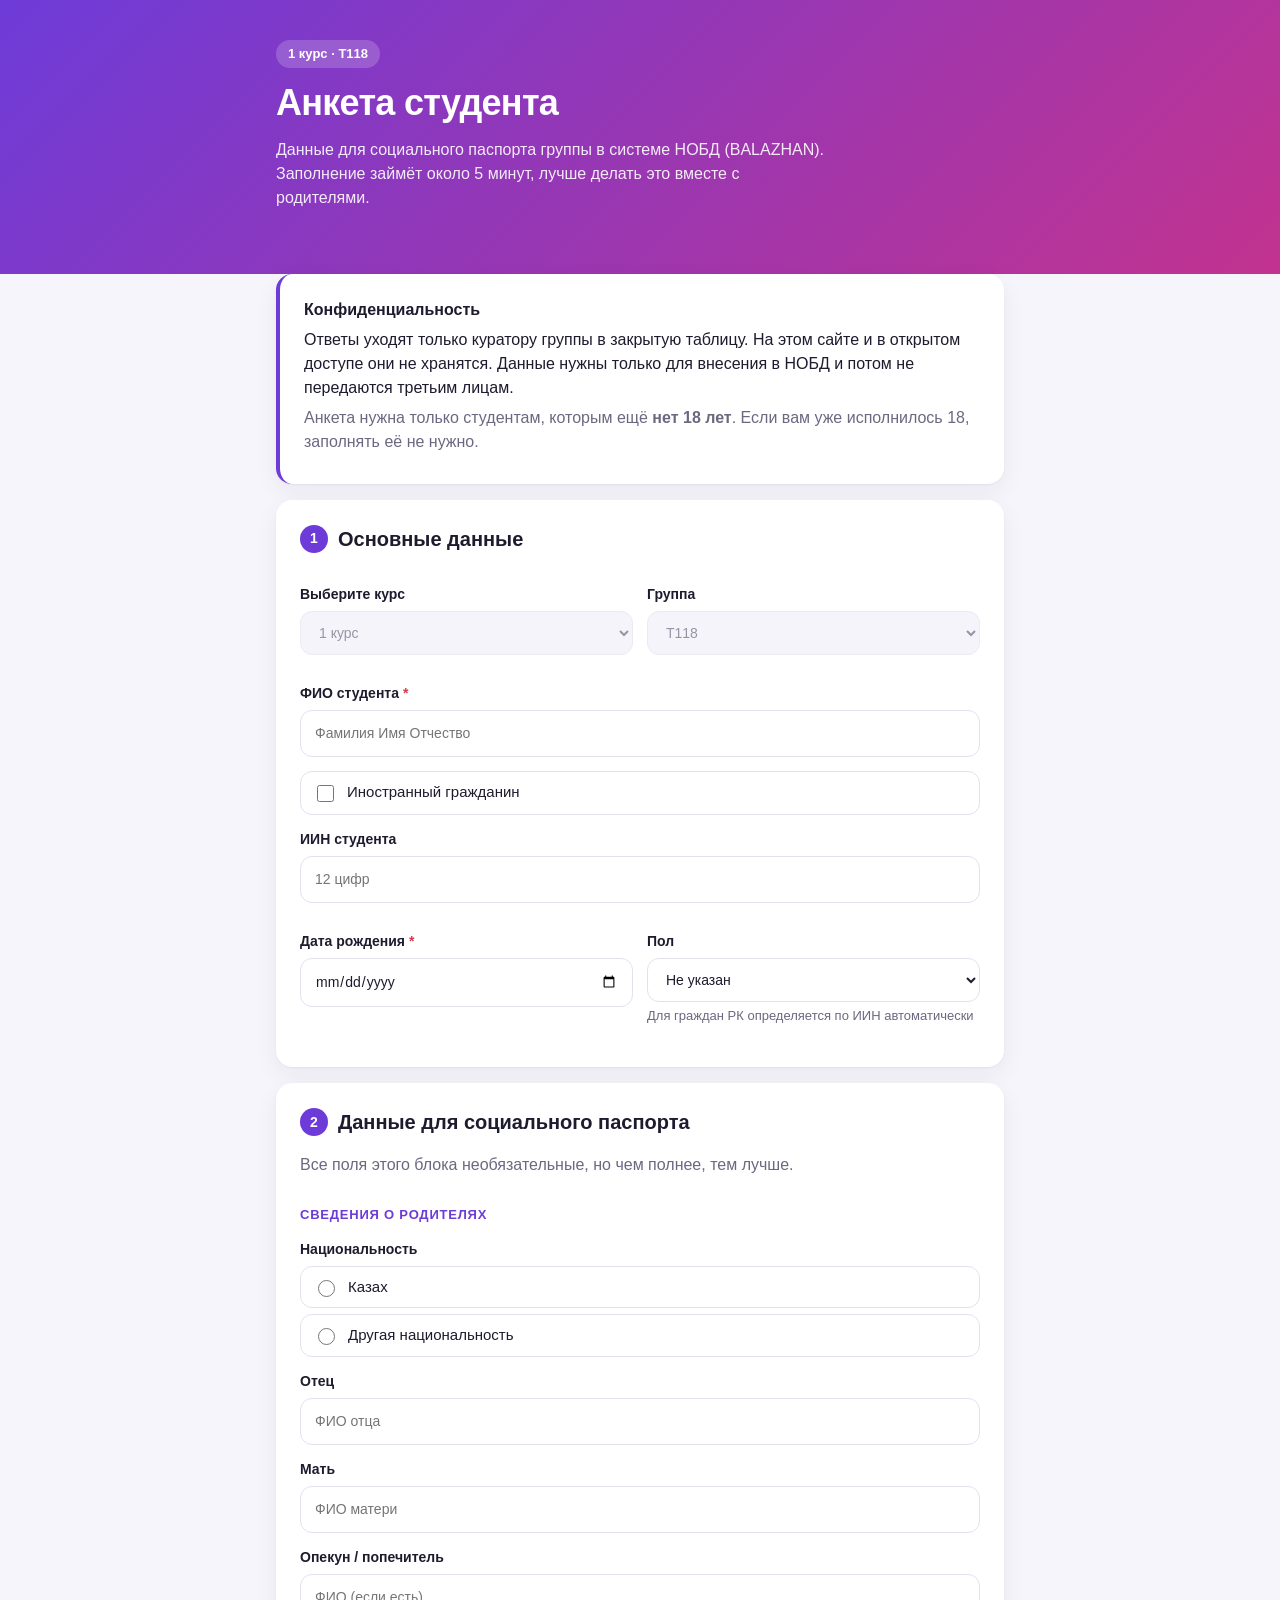
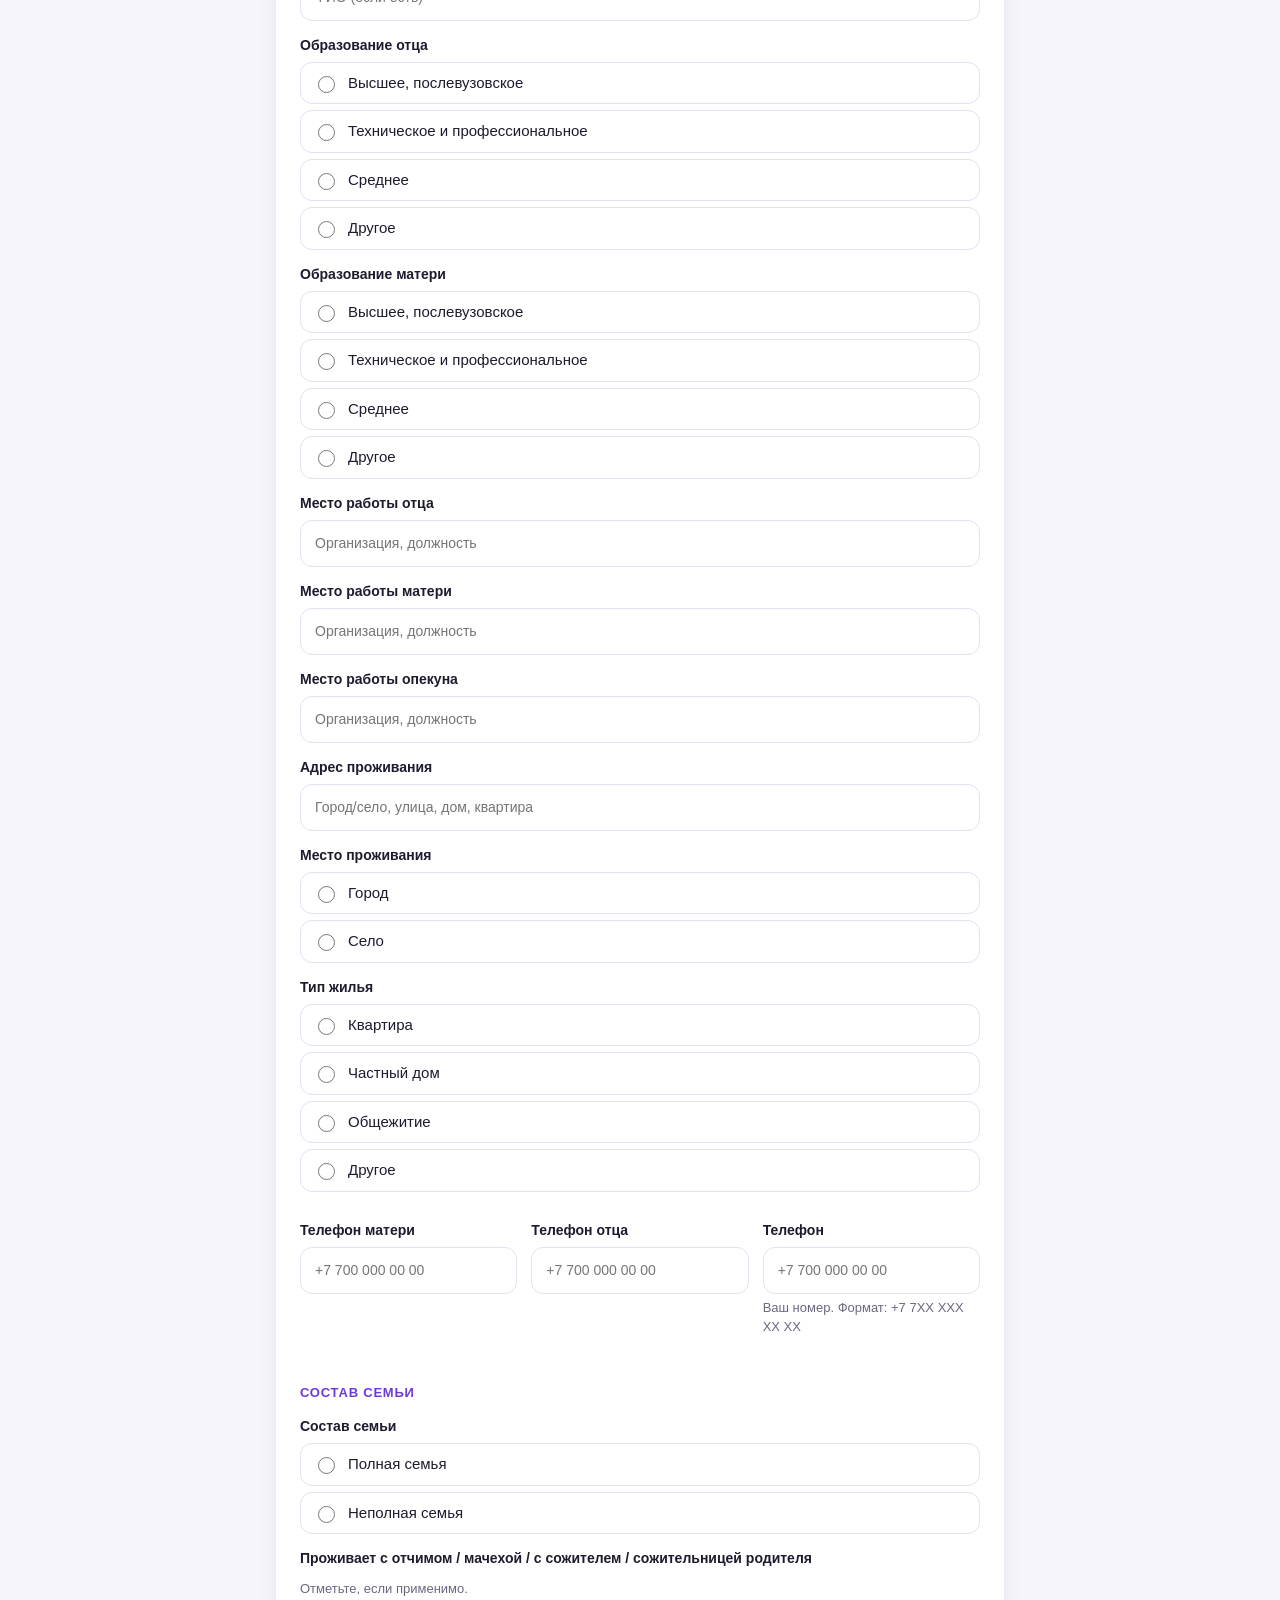
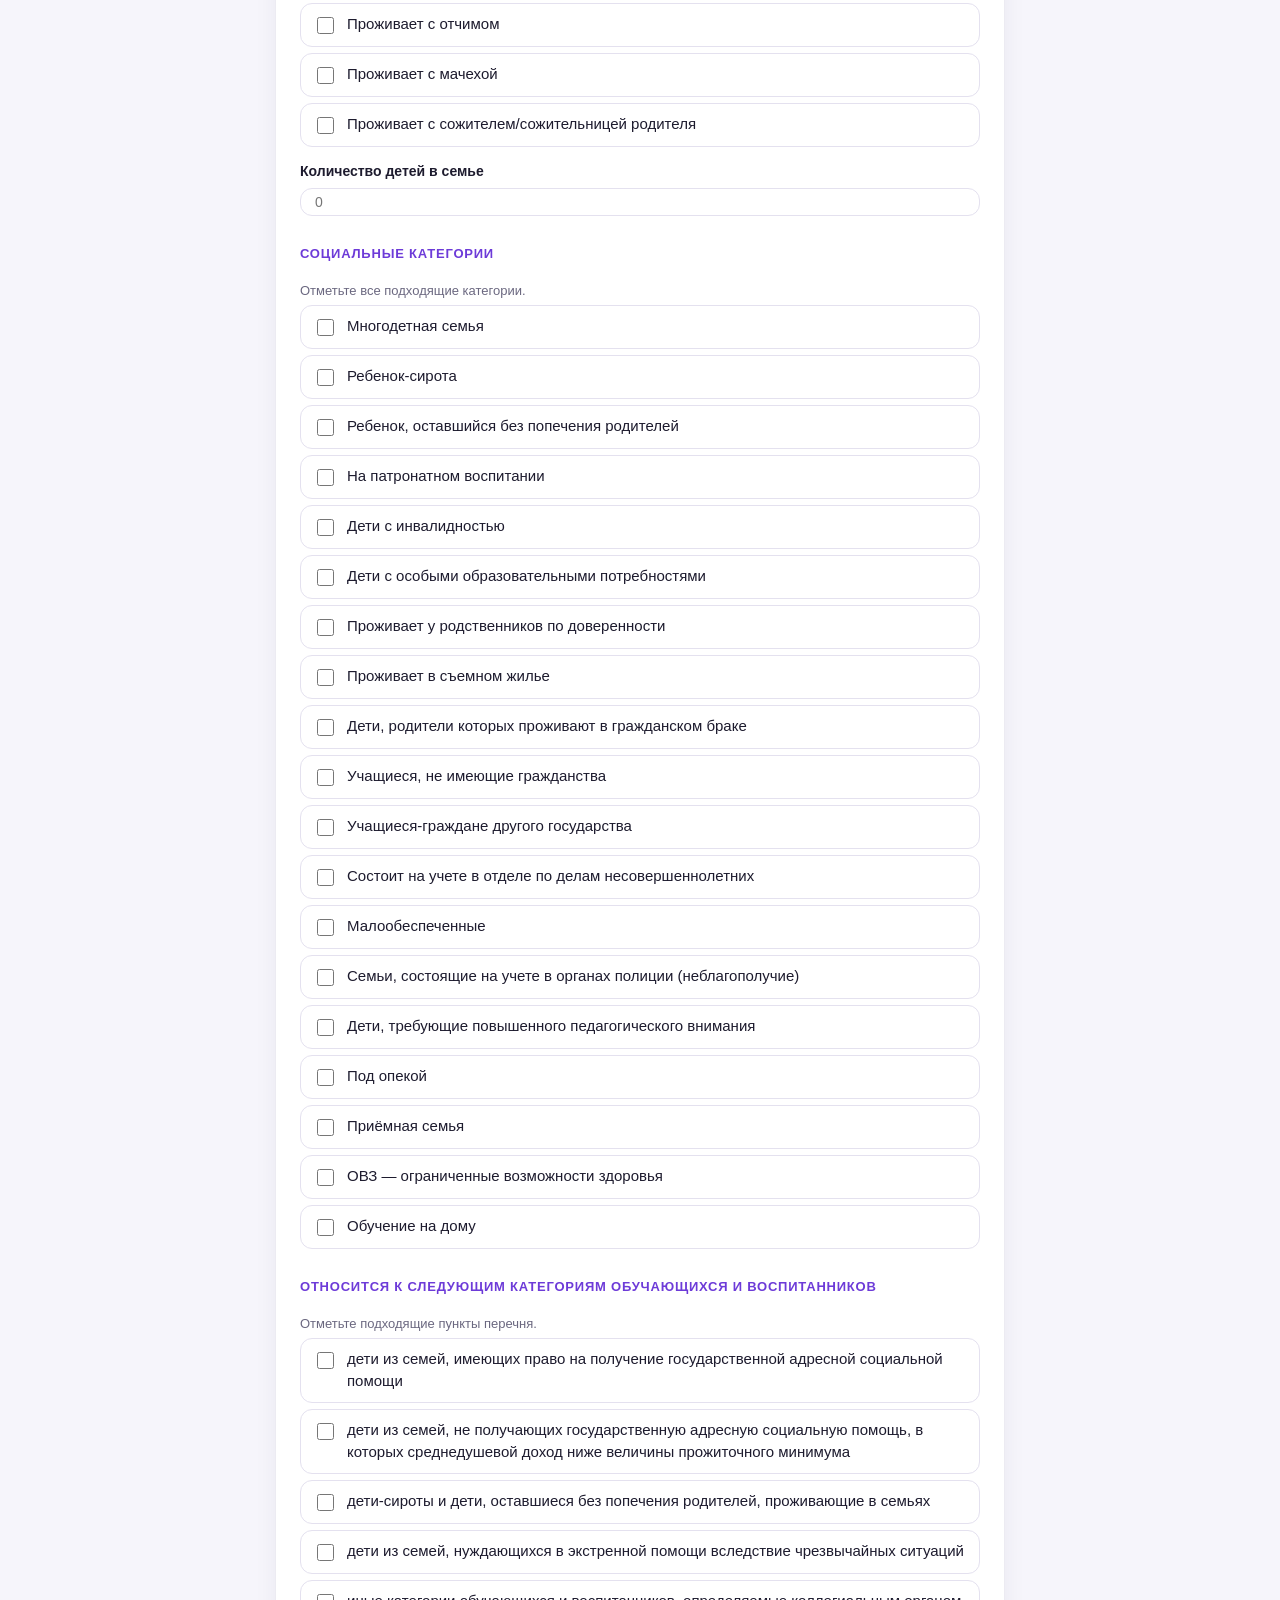
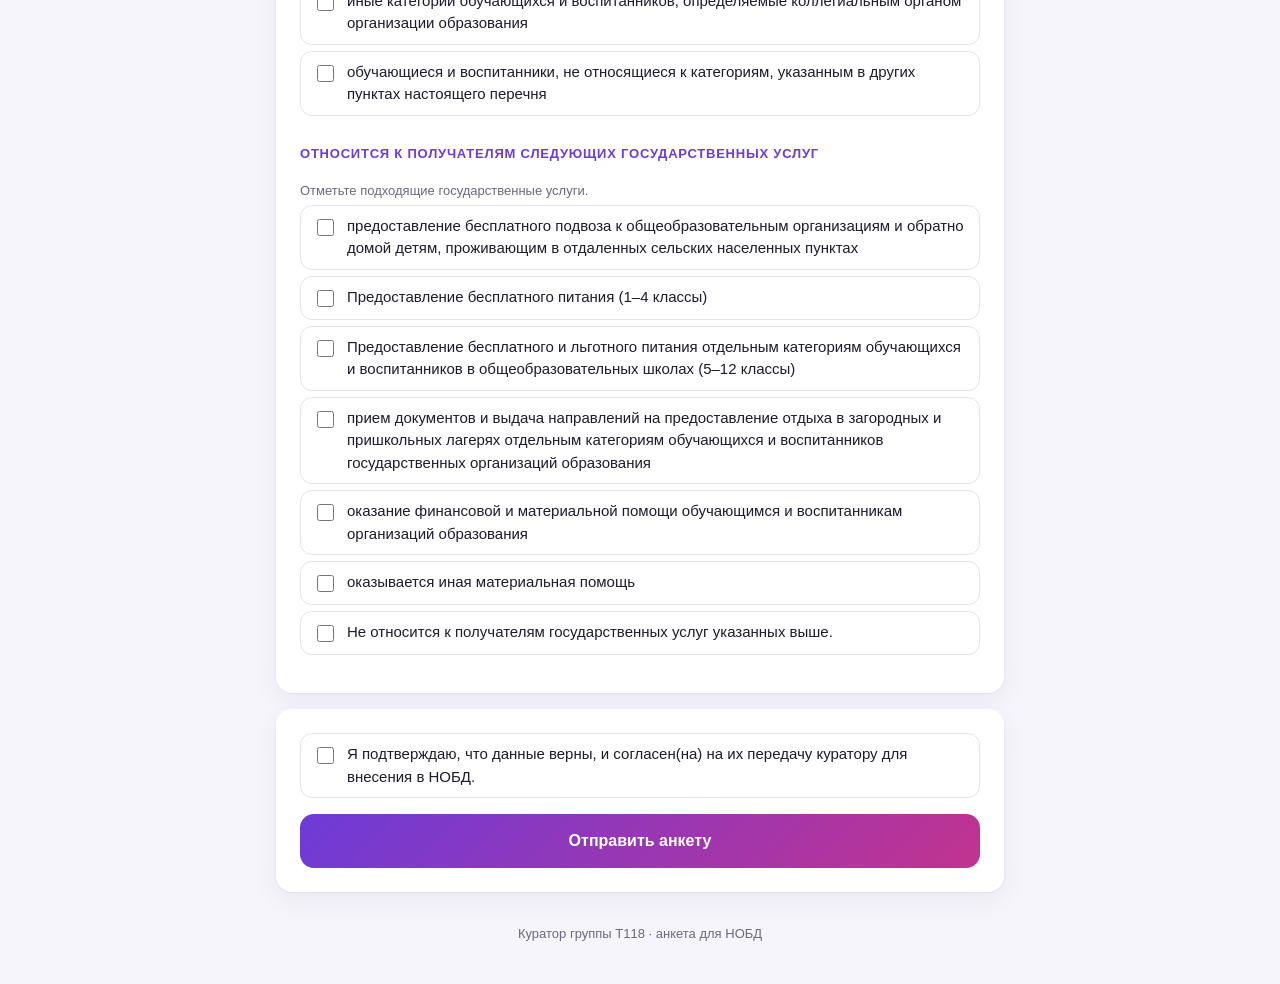
<file: t118-form/index.html>
<!doctype html>
<html lang="ru">
<head>
<meta charset="utf-8">
<meta name="viewport" content="width=device-width, initial-scale=1">
<meta name="robots" content="noindex, nofollow">
<title>Анкета студента · 1 курс · Т118</title>
<link rel="stylesheet" href="style.css">
</head>
<body>
<header class="hero">
  <div class="wrap">
    <div class="badge">1 курс · Т118</div>
    <h1>Анкета студента</h1>
    <p>Данные для социального паспорта группы в системе НОБД (BALAZHAN). Заполнение займёт около 5 минут, лучше делать это вместе с родителями.</p>
  </div>
</header>

<main class="wrap">
  <section class="card notice" id="privacy">
    <h2>Конфиденциальность</h2>
    <p>Ответы уходят только куратору группы в закрытую таблицу. На этом сайте и в открытом доступе они не хранятся. Данные нужны только для внесения в НОБД и потом не передаются третьим лицам.</p>
    <p class="muted">Анкета нужна только студентам, которым ещё <b>нет 18 лет</b>. Если вам уже исполнилось 18, заполнять её не нужно.</p>
  </section>

  <form id="form" novalidate autocomplete="off">
    <input type="text" name="website" id="hp" tabindex="-1" autocomplete="off" class="hp" aria-hidden="true">

    <section class="card">
      <h2><span class="num">1</span>Основные данные</h2>
      <div class="grid2">
        <label class="field">Выберите курс
          <select id="course" disabled><option>1 курс</option></select></label>
        <label class="field">Группа
          <select id="group" disabled><option>Т118</option></select></label>
      </div>

      <label class="field req">ФИО студента <b class="star">*</b>
        <input id="fio" type="text" placeholder="Фамилия Имя Отчество" autocomplete="off">
        <small class="err" data-for="fio"></small></label>

      <label class="check"><input type="checkbox" id="foreign"> Иностранный гражданин</label>

      <div id="foreignBox" class="sub" hidden>
        <p class="hint">Обязательны ФИО и дата рождения. Страна гражданства, паспорт и ИИН необязательны; при наличии укажите действительный ИИН.</p>
        <label class="field">Страна гражданства
          <select id="country"></select></label>
        <label class="field">Паспорт
          <input id="passport" type="text" placeholder="Номер паспорта"></label>
      </div>

      <label class="field" id="iinLabel"><span id="iinTitle">ИИН студента</span>
        <input id="iin" type="text" inputmode="numeric" maxlength="12" placeholder="12 цифр">
        <small class="ok" id="iinInfo"></small>
        <small class="err" data-for="iin"></small></label>

      <div class="grid2">
        <label class="field req">Дата рождения <b class="star">*</b>
          <input id="birth" type="date">
          <small class="err" data-for="birth"></small></label>
        <label class="field" id="genderLabel">Пол
          <select id="gender"></select>
          <small class="hint" id="genderHint">Для граждан РК определяется по ИИН автоматически</small>
          <small class="err" data-for="gender"></small></label>
      </div>
      <div id="ageBox" class="age" hidden></div>
    </section>

    <section class="card" id="block2">
      <h2><span class="num">2</span>Данные для социального паспорта</h2>
      <p class="muted">Все поля этого блока необязательные, но чем полнее, тем лучше.</p>

      <h3>Сведения о родителях</h3>
      <fieldset class="field"><legend>Национальность</legend><div class="opts" data-radio="nationality"></div></fieldset>
      <label class="field">Отец <input id="father" type="text" placeholder="ФИО отца"></label>
      <label class="field">Мать <input id="mother" type="text" placeholder="ФИО матери"></label>
      <label class="field">Опекун / попечитель <input id="guardian" type="text" placeholder="ФИО (если есть)"></label>
      <fieldset class="field"><legend>Образование отца</legend><div class="opts" data-radio="eduF"></div></fieldset>
      <fieldset class="field"><legend>Образование матери</legend><div class="opts" data-radio="eduM"></div></fieldset>
      <label class="field">Место работы отца <input id="workF" type="text" placeholder="Организация, должность"></label>
      <label class="field">Место работы матери <input id="workM" type="text" placeholder="Организация, должность"></label>
      <label class="field">Место работы опекуна <input id="workG" type="text" placeholder="Организация, должность"></label>
      <label class="field">Адрес проживания <input id="address" type="text" placeholder="Город/село, улица, дом, квартира"></label>
      <fieldset class="field"><legend>Место проживания</legend><div class="opts" data-radio="place"></div></fieldset>
      <fieldset class="field"><legend>Тип жилья</legend><div class="opts" data-radio="housing"></div></fieldset>
      <div class="grid3">
        <label class="field">Телефон матери <input id="phoneM" class="phone" type="tel" inputmode="numeric" placeholder="+7 700 000 00 00"><small class="err" data-for="phoneM"></small></label>
        <label class="field">Телефон отца <input id="phoneF" class="phone" type="tel" inputmode="numeric" placeholder="+7 700 000 00 00"><small class="err" data-for="phoneF"></small></label>
        <label class="field">Телефон <input id="phone" class="phone" type="tel" inputmode="numeric" placeholder="+7 700 000 00 00"><small class="hint">Ваш номер. Формат: +7 7XX XXX XX XX</small><small class="err" data-for="phone"></small></label>
      </div>

      <h3>Состав семьи</h3>
      <fieldset class="field"><legend>Состав семьи</legend><div class="opts" data-radio="family"></div></fieldset>
      <fieldset class="field sub" id="parentsBox" hidden><legend>Наличие родителей</legend>
        <p class="hint">Можно отметить несколько.</p><div class="opts" data-check="parents"></div></fieldset>
      <fieldset class="field"><legend>Проживает с отчимом / мачехой / с сожителем / сожительницей родителя</legend>
        <p class="hint">Отметьте, если применимо.</p><div class="opts" data-check="step"></div></fieldset>

      <label class="field">Количество детей в семье
        <input id="kids" class="num" type="text" inputmode="numeric" pattern="[0-9]*" placeholder="0">
        <small class="err" data-for="kids"></small></label>
      <div id="kidsBox" class="sub" hidden>
        <p class="hint">Сумма по возрастам должна равняться общему числу детей (включая вас).</p>
        <div class="grid2">
          <label class="field">Которым по счету ребенком является обучающийся <input id="kidsOrder" class="num" type="text" inputmode="numeric" placeholder="0"></label>
          <label class="field">Из них совершеннолетних <input id="kidsAdult" class="num" type="text" inputmode="numeric" placeholder="0"></label>
          <label class="field">Из них школьного возраста <input id="kidsSchool" class="num" type="text" inputmode="numeric" placeholder="0"></label>
          <label class="field">Из них дошкольного возраста <input id="kidsPre" class="num" type="text" inputmode="numeric" placeholder="0"></label>
        </div>
        <small class="err" data-for="kidsSum"></small>
      </div>

      <h3>Социальные категории</h3>
      <fieldset class="field"><legend class="sr">Социальные категории</legend>
        <p class="hint">Отметьте все подходящие категории.</p><div class="opts" data-check="social"></div></fieldset>
      <fieldset class="field sub" id="pedBox" hidden><legend>Основания повышенного педагогического внимания</legend>
        <p class="hint">Можно выбрать несколько пунктов.</p><div class="opts" data-check="ped"></div></fieldset>

      <h3>Относится к следующим категориям обучающихся и воспитанников</h3>
      <fieldset class="field"><legend class="sr">Категории</legend>
        <p class="hint">Отметьте подходящие пункты перечня.</p><div class="opts" data-check="cats"></div></fieldset>

      <h3>Относится к получателям следующих государственных услуг</h3>
      <fieldset class="field"><legend class="sr">Госуслуги</legend>
        <p class="hint">Отметьте подходящие государственные услуги.</p><div class="opts" data-check="services"></div></fieldset>
    </section>

    <section class="card">
      <label class="check consent"><input type="checkbox" id="consent"> Я подтверждаю, что данные верны, и согласен(на) на их передачу куратору для внесения в НОБД.</label>
      <small class="err" data-for="consent"></small>
      <div class="summary" id="summary" hidden></div>
      <button type="submit" id="submit" class="btn">Отправить анкету</button>
      <p class="muted small" id="demo" hidden>Демо-режим: адрес таблицы не указан в config.js, анкета никуда не отправляется.</p>
    </section>
  </form>

  <section class="card done" id="done" hidden>
    <div class="icon">✓</div>
    <h2>Спасибо! Анкета отправлена</h2>
    <p>Куратор получил ваши данные. Если что-то заполнили неправильно, напишите куратору.</p>
    <button class="btn ghost" id="again" type="button">Заполнить ещё одну анкету</button>
  </section>

  <section class="card adult" id="adult" hidden>
    <div class="icon">🎓</div>
    <h2>Заполнять не нужно</h2>
    <p>Вам уже исполнилось 18 лет. Эта анкета нужна только несовершеннолетним студентам, поэтому вам ничего делать не надо. Спасибо!</p>
    <button class="btn ghost" id="back" type="button">Я ошибся(лась) с датой</button>
  </section>
</main>
<footer class="wrap foot">Куратор группы Т118 · анкета для НОБД</footer>

<script src="config.js"></script>
<script src="countries.js"></script>
<script src="fields.js"></script>
<script src="app.js"></script>
</body>
</html>
</file>
<file: t118-form/style.css>
[hidden]{display:none!important}
:root{--bg:#f6f5fb;--card:#fff;--ink:#1d1b2e;--muted:#6b6880;--line:#e4e1ef;--acc:#6d3bd8;--acc2:#c2338f;--ok:#178a5b;--err:#d23b4a;--r:16px}
*{box-sizing:border-box}
body{margin:0;font:16px/1.5 -apple-system,"Segoe UI",Roboto,Inter,Arial,sans-serif;background:var(--bg);color:var(--ink)}
.wrap{max-width:760px;margin:0 auto;padding:0 16px}
.hero{background:linear-gradient(135deg,var(--acc),var(--acc2));color:#fff;padding:40px 0 64px}
.hero h1{margin:8px 0;font-size:clamp(26px,5vw,36px);letter-spacing:-.02em}
.hero p{margin:0;opacity:.9;max-width:560px}
.badge{display:inline-block;background:rgba(255,255,255,.18);padding:4px 12px;border-radius:99px;font-size:13px;font-weight:600}
main{margin-top:-40px}
.card{background:var(--card);border-radius:var(--r);padding:24px;margin-bottom:16px;box-shadow:0 1px 2px rgba(30,20,60,.05),0 8px 24px rgba(30,20,60,.06)}
.card h2{margin:0 0 16px;font-size:20px;display:flex;align-items:center;gap:10px}
.card h3{margin:28px 0 10px;font-size:13px;text-transform:uppercase;letter-spacing:.06em;color:var(--acc)}
.num{display:inline-grid;place-items:center;width:28px;height:28px;border-radius:50%;background:var(--acc);color:#fff;font-size:14px}
.notice{border-left:4px solid var(--acc)}
.notice h2{font-size:16px;margin-bottom:6px}.notice p{margin:6px 0}
.muted{color:var(--muted)}.small{font-size:13px}
.field{display:block;margin:14px 0;font-weight:600;font-size:14px;border:0;padding:0;min-width:0}
.field legend{font-weight:600;font-size:14px;padding:0;margin-bottom:6px}
.req>:first-child::after,.req::before{}
.req{position:relative}
input[type=text],input[type=tel],input[type=date],select{display:block;width:100%;margin-top:6px;padding:12px 14px;font:inherit;font-weight:400;border:1.5px solid var(--line);border-radius:12px;background:#fff;color:var(--ink);transition:border-color .15s,box-shadow .15s}
input:focus,select:focus{outline:none;border-color:var(--acc);box-shadow:0 0 0 4px rgba(109,59,216,.12)}
select:disabled{background:#f2f0f8;color:var(--muted)}
.invalid{border-color:var(--err)!important}
.grid2{display:grid;grid-template-columns:1fr 1fr;gap:0 14px}
.grid3{display:grid;grid-template-columns:repeat(3,1fr);gap:0 14px}
@media(max-width:620px){.grid2,.grid3{grid-template-columns:1fr}.card{padding:18px}}
.opts{display:flex;flex-direction:column;gap:6px}
.opts label,.check{display:flex;gap:10px;align-items:flex-start;font-weight:400;font-size:15px;padding:9px 12px;border:1.5px solid var(--line);border-radius:12px;cursor:pointer;transition:background .15s,border-color .15s}
.opts label:hover,.check:hover{background:#faf8ff}
.opts label:has(input:checked),.check:has(input:checked){border-color:var(--acc);background:#f5f0ff}
.opts input,.check input{margin-top:4px;accent-color:var(--acc);flex:none;width:17px;height:17px}
.sub{margin-left:8px;padding:4px 0 4px 16px;border-left:3px solid #e9e1fb}
.hint{display:block;color:var(--muted);font-size:13px;font-weight:400;margin:4px 0}
.err{display:block;color:var(--err);font-size:13px;font-weight:500;min-height:0}
.ok{display:block;color:var(--ok);font-size:13px;font-weight:500}
.age{margin-top:8px;padding:10px 14px;border-radius:12px;background:#eefaf4;color:var(--ok);font-size:14px}
.age.bad{background:#fdeef0;color:var(--err)}
.consent{margin-bottom:6px}
.btn{display:block;width:100%;margin-top:16px;padding:15px;border:0;border-radius:14px;font:inherit;font-weight:700;color:#fff;background:linear-gradient(135deg,var(--acc),var(--acc2));cursor:pointer;transition:transform .1s,opacity .2s}
.btn:active{transform:scale(.99)}.btn:disabled{opacity:.6;cursor:wait}
.btn.ghost{background:#f2eefc;color:var(--acc)}
.summary{background:#fdeef0;color:var(--err);border-radius:12px;padding:12px 14px;font-size:14px;margin-top:12px}
.done,.adult{text-align:center;padding:40px 24px}
.icon{font-size:40px;width:72px;height:72px;margin:0 auto 12px;border-radius:50%;display:grid;place-items:center;background:#eefaf4;color:var(--ok)}
.adult .icon{background:#f5f0ff}
.hp{position:absolute;left:-9999px;opacity:0;height:0}
.sr{position:absolute;width:1px;height:1px;overflow:hidden;clip:rect(0 0 0 0)}
.foot{color:var(--muted);font-size:13px;text-align:center;padding:16px 16px 40px}
.star{color:var(--err)}
</file>
